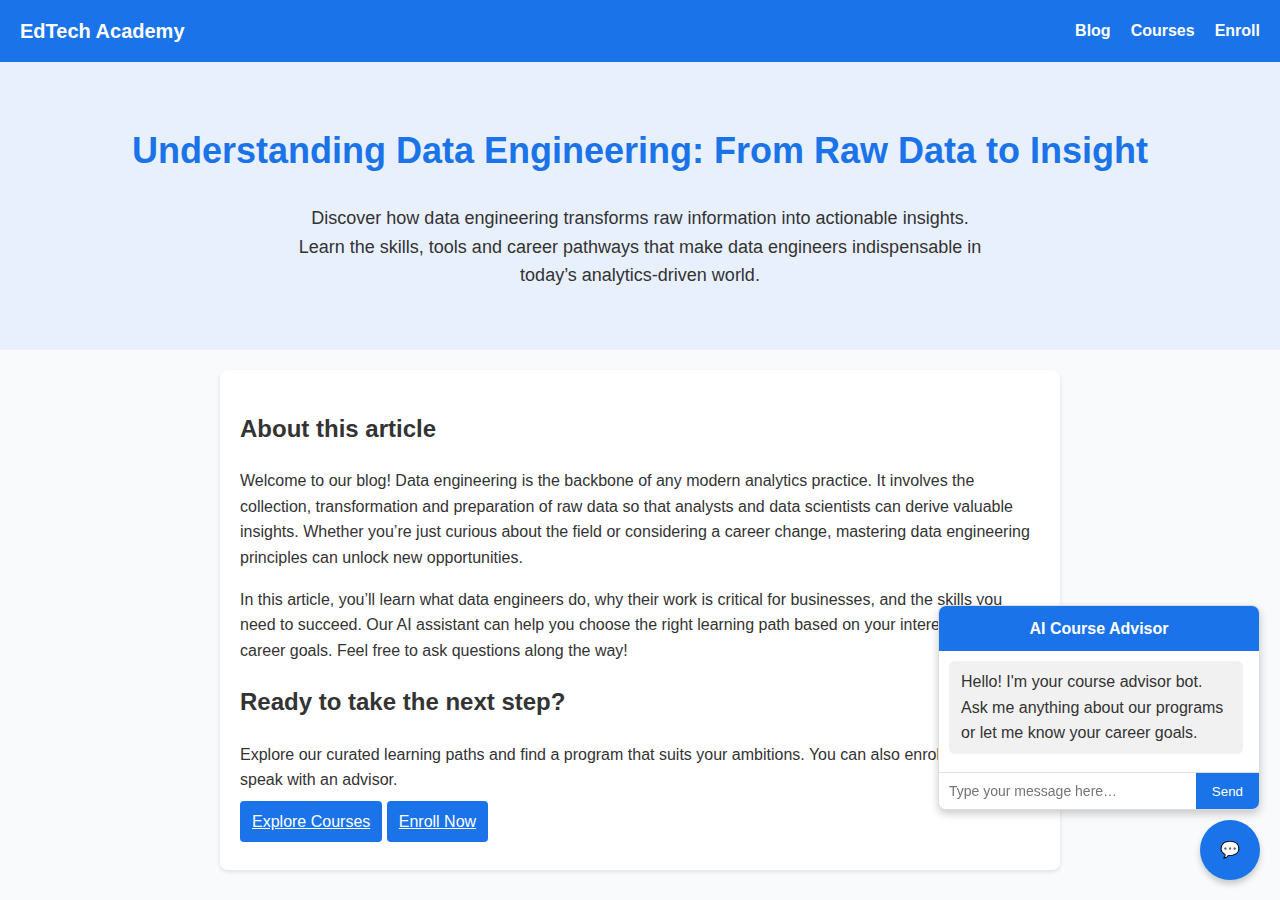
<file: index.html>
<!DOCTYPE html>
<html lang="en">
<head>
    <meta charset="UTF-8">
    <meta name="viewport" content="width=device-width, initial-scale=1.0">
    <title>EdTech Blog Article – AI‑Assisted Chat Demo</title>
    <!-- Link shared stylesheet -->
    <link rel="stylesheet" href="style.css">
</head>
<body>
    <!-- Shared navigation bar -->
    <nav class="navbar">
        <div class="logo">EdTech Academy</div>
        <ul>
            <li><a href="index.html">Blog</a></li>
            <li><a href="courses.html">Courses</a></li>
            <li><a href="enroll.html">Enroll</a></li>
        </ul>
    </nav>

    <!-- Hero section highlighting the article topic -->
    <div class="hero">
        <h1>Understanding Data Engineering: From Raw Data to Insight</h1>
        <p>Discover how data engineering transforms raw information into actionable insights. Learn the skills, tools and career pathways that make data engineers indispensable in today’s analytics‑driven world.</p>
    </div>

    <!-- Main blog content -->
    <div class="content">
        <h2>About this article</h2>
        <p>Welcome to our blog! Data engineering is the backbone of any modern analytics practice. It involves the collection, transformation and preparation of raw data so that analysts and data scientists can derive valuable insights. Whether you’re just curious about the field or considering a career change, mastering data engineering principles can unlock new opportunities.</p>
        <p>In this article, you’ll learn what data engineers do, why their work is critical for businesses, and the skills you need to succeed. Our AI assistant can help you choose the right learning path based on your interests and career goals. Feel free to ask questions along the way!</p>
        <h2>Ready to take the next step?</h2>
        <p>Explore our curated learning paths and find a program that suits your ambitions. You can also enrol directly or speak with an advisor.</p>
        <p>
            <a class="btn-primary" href="courses.html">Explore Courses</a>
            <a class="btn-primary" href="enroll.html">Enroll Now</a>
        </p>
    </div>

    <!-- Chat widget markup; appears on every page -->
    <div class="chat-button" id="chatButton">💬</div>
    <div class="chat-box" id="chatBox">
        <div class="chat-header">AI Course Advisor</div>
        <div class="messages" id="messages"></div>
        <div class="input-area">
            <input type="text" id="userInput" placeholder="Type your message here…" autocomplete="off" />
            <button id="sendButton">Send</button>
        </div>
    </div>

    <!-- Include shared chat script -->
    <script src="chat.js"></script>
</body>
</html>
</file>
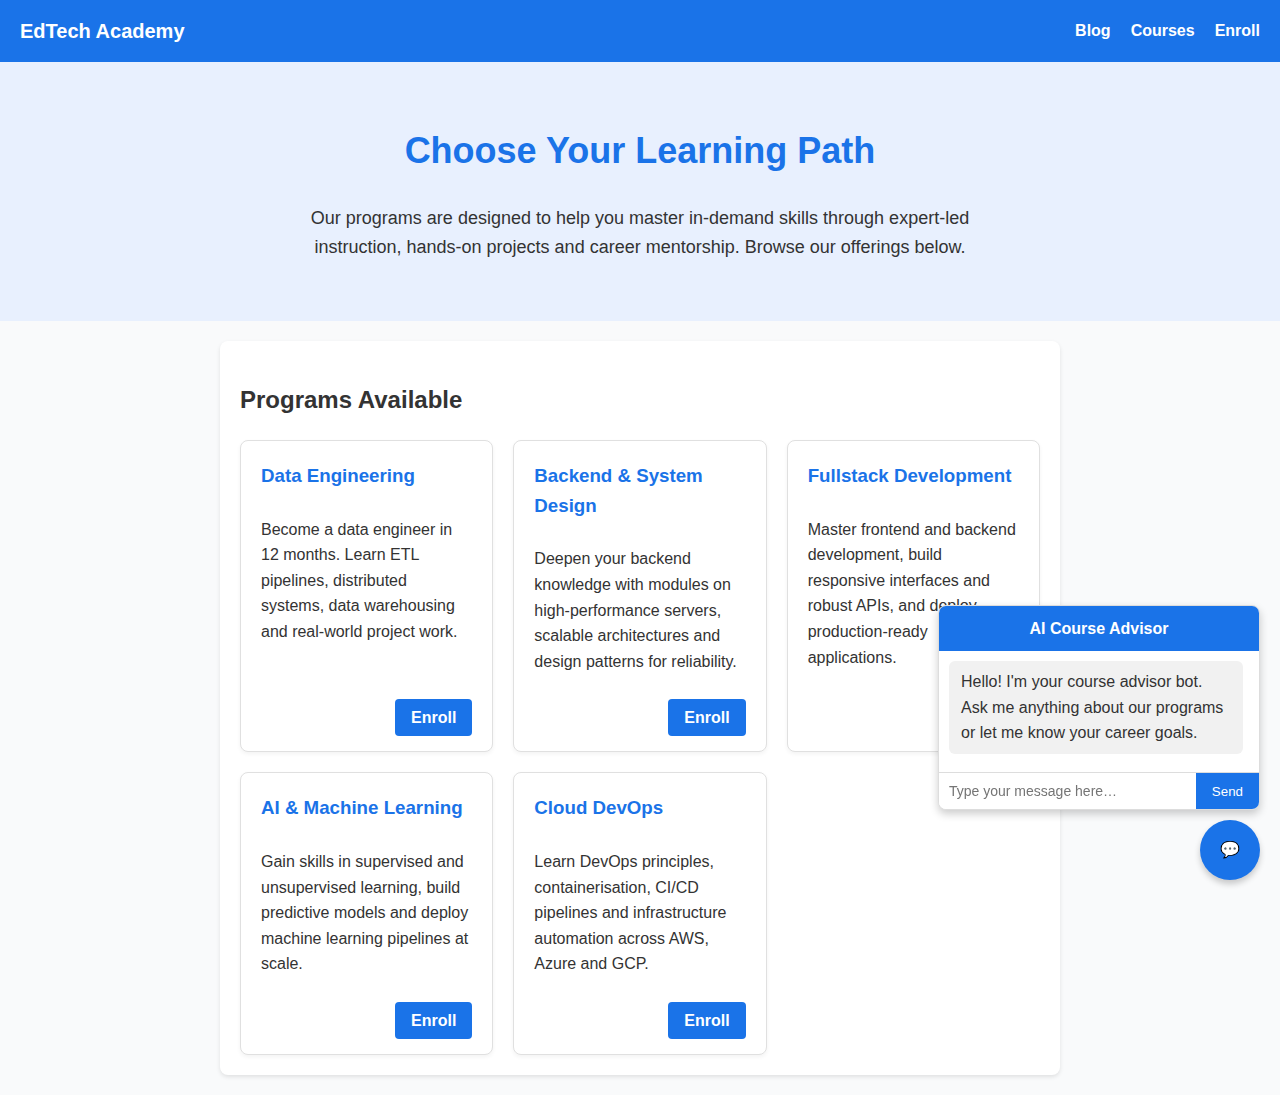
<file: courses.html>
<!DOCTYPE html>
<html lang="en">
<head>
    <meta charset="UTF-8">
    <meta name="viewport" content="width=device-width, initial-scale=1.0">
    <title>Our Courses – EdTech Academy</title>
    <link rel="stylesheet" href="style.css">
</head>
<body>
    <nav class="navbar">
        <div class="logo">EdTech Academy</div>
        <ul>
            <li><a href="index.html">Blog</a></li>
            <li><a href="courses.html">Courses</a></li>
            <li><a href="enroll.html">Enroll</a></li>
        </ul>
    </nav>

    <div class="hero">
        <h1>Choose Your Learning Path</h1>
        <p>Our programs are designed to help you master in‑demand skills through expert‑led instruction, hands‑on projects and career mentorship. Browse our offerings below.</p>
    </div>

    <div class="content">
        <h2>Programs Available</h2>
        <div class="course-grid">
            <div class="course-card">
                <h3>Data Engineering</h3>
                <p>Become a data engineer in 12 months. Learn ETL pipelines, distributed systems, data warehousing and real‑world project work.</p>
                <div class="cta"><a href="enroll.html">Enroll</a></div>
            </div>
            <div class="course-card">
                <h3>Backend & System Design</h3>
                <p>Deepen your backend knowledge with modules on high‑performance servers, scalable architectures and design patterns for reliability.</p>
                <div class="cta"><a href="enroll.html">Enroll</a></div>
            </div>
            <div class="course-card">
                <h3>Fullstack Development</h3>
                <p>Master frontend and backend development, build responsive interfaces and robust APIs, and deploy production‑ready applications.</p>
                <div class="cta"><a href="enroll.html">Enroll</a></div>
            </div>
            <div class="course-card">
                <h3>AI & Machine Learning</h3>
                <p>Gain skills in supervised and unsupervised learning, build predictive models and deploy machine learning pipelines at scale.</p>
                <div class="cta"><a href="enroll.html">Enroll</a></div>
            </div>
            <div class="course-card">
                <h3>Cloud DevOps</h3>
                <p>Learn DevOps principles, containerisation, CI/CD pipelines and infrastructure automation across AWS, Azure and GCP.</p>
                <div class="cta"><a href="enroll.html">Enroll</a></div>
            </div>
        </div>
    </div>

    <!-- Chat widget reused on this page -->
    <div class="chat-button" id="chatButton">💬</div>
    <div class="chat-box" id="chatBox">
        <div class="chat-header">AI Course Advisor</div>
        <div class="messages" id="messages"></div>
        <div class="input-area">
            <input type="text" id="userInput" placeholder="Type your message here…" autocomplete="off" />
            <button id="sendButton">Send</button>
        </div>
    </div>

    <script src="chat.js"></script>
</body>
</html>
</file>
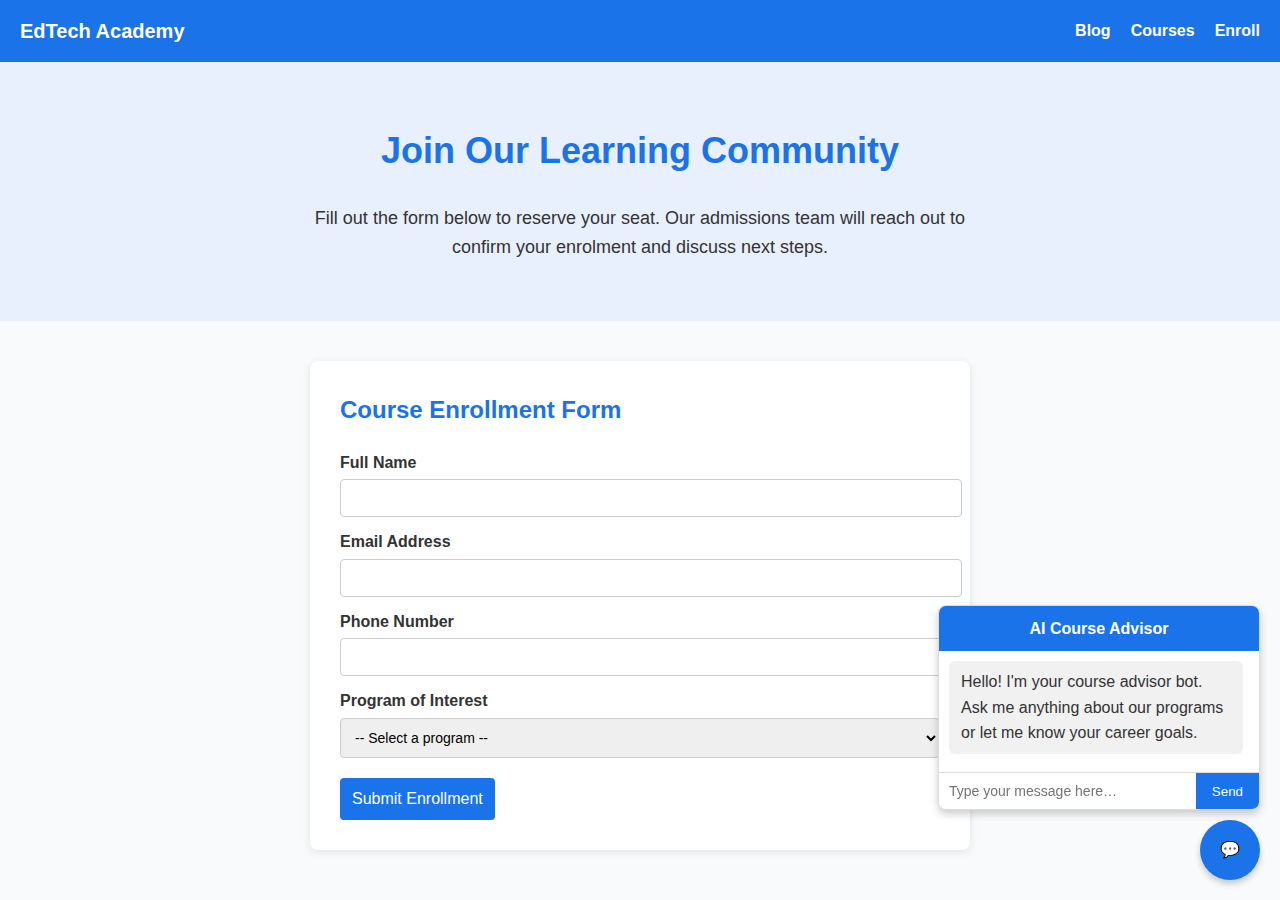
<file: enroll.html>
<!DOCTYPE html>
<html lang="en">
<head>
    <meta charset="UTF-8">
    <meta name="viewport" content="width=device-width, initial-scale=1.0">
    <title>Enroll in a Course – EdTech Academy</title>
    <link rel="stylesheet" href="style.css">
</head>
<body>
    <nav class="navbar">
        <div class="logo">EdTech Academy</div>
        <ul>
            <li><a href="index.html">Blog</a></li>
            <li><a href="courses.html">Courses</a></li>
            <li><a href="enroll.html">Enroll</a></li>
        </ul>
    </nav>

    <div class="hero">
        <h1>Join Our Learning Community</h1>
        <p>Fill out the form below to reserve your seat. Our admissions team will reach out to confirm your enrolment and discuss next steps.</p>
    </div>

    <div class="form-container">
        <h2>Course Enrollment Form</h2>
        <form id="enrollForm">
            <label for="name">Full Name</label>
            <input type="text" id="name" name="name" required>

            <label for="email">Email Address</label>
            <input type="email" id="email" name="email" required>

            <label for="phone">Phone Number</label>
            <input type="tel" id="phone" name="phone">

            <label for="course">Program of Interest</label>
            <select id="course" name="course" required>
                <option value="">-- Select a program --</option>
                <option value="data-engineering">Data Engineering</option>
                <option value="backend-system-design">Backend & System Design</option>
                <option value="fullstack-development">Fullstack Development</option>
                <option value="ai-ml">AI & Machine Learning</option>
                <option value="devops">Cloud DevOps</option>
            </select>

            <button type="submit" class="btn-primary">Submit Enrollment</button>
        </form>
        <div class="success-message" id="successMessage">Thank you for enrolling! Our team will contact you shortly with next steps.</div>
    </div>

    <!-- Chat widget reused on this page -->
    <div class="chat-button" id="chatButton">💬</div>
    <div class="chat-box" id="chatBox">
        <div class="chat-header">AI Course Advisor</div>
        <div class="messages" id="messages"></div>
        <div class="input-area">
            <input type="text" id="userInput" placeholder="Type your message here…" autocomplete="off" />
            <button id="sendButton">Send</button>
        </div>
    </div>

    <script>
        const enrollForm = document.getElementById('enrollForm');
        const successMessage = document.getElementById('successMessage');
        enrollForm.addEventListener('submit', function(e) {
            e.preventDefault();
            successMessage.style.display = 'block';
            enrollForm.reset();
        });
    </script>
    <script src="chat.js"></script>
</body>
</html>
</file>
<file: style.css>
/* Global styles for the EdTech prototype */

/* Reset some basic elements */
html, body {
    margin: 0;
    padding: 0;
    font-family: Arial, sans-serif;
    color: #333;
    line-height: 1.6;
    background-color: #f9fafb;
}

/* Navigation bar shared across pages */
.navbar {
    background-color: #1a73e8;
    color: #fff;
    display: flex;
    justify-content: space-between;
    align-items: center;
    padding: 15px 20px;
    box-shadow: 0 2px 4px rgba(0, 0, 0, 0.1);
}
.navbar .logo {
    font-size: 20px;
    font-weight: bold;
}
.navbar ul {
    list-style: none;
    margin: 0;
    padding: 0;
    display: flex;
}
.navbar li {
    margin-left: 20px;
}
.navbar a {
    color: #fff;
    text-decoration: none;
    font-weight: bold;
    transition: opacity 0.2s;
}
.navbar a:hover {
    opacity: 0.8;
}

/* Page containers */
.hero {
    background-color: #e8f0fe;
    padding: 60px 20px;
    text-align: center;
}
.hero h1 {
    margin-top: 0;
    font-size: 36px;
    color: #1a73e8;
}
.hero p {
    font-size: 18px;
    max-width: 700px;
    margin: 20px auto 0;
}

.content {
    padding: 20px;
    max-width: 800px;
    margin: 20px auto;
    background-color: #fff;
    border-radius: 8px;
    box-shadow: 0 2px 4px rgba(0,0,0,0.1);
}

/* Course cards */
.course-grid {
    display: grid;
    grid-template-columns: repeat(auto-fit, minmax(250px, 1fr));
    gap: 20px;
    margin-top: 20px;
}
.course-card {
    background-color: #fff;
    border: 1px solid #e0e0e0;
    border-radius: 8px;
    padding: 20px;
    box-shadow: 0 2px 4px rgba(0,0,0,0.05);
    display: flex;
    flex-direction: column;
}
.course-card h3 {
    margin-top: 0;
    color: #1a73e8;
    margin-bottom: 10px;
}
.course-card p {
    flex: 1;
}
.course-card .cta {
    margin-top: 15px;
    text-align: right;
}
.course-card .cta a {
    background-color: #1a73e8;
    color: #fff;
    padding: 10px 16px;
    border-radius: 4px;
    text-decoration: none;
    font-weight: bold;
    transition: background-color 0.2s;
}
.course-card .cta a:hover {
    background-color: #0f5bc8;
}

/* Enrollment form styles */
.form-container {
    max-width: 600px;
    margin: 40px auto;
    background-color: #fff;
    padding: 30px;
    border-radius: 8px;
    box-shadow: 0 2px 8px rgba(0,0,0,0.1);
}
.form-container h2 {
    margin-top: 0;
    font-size: 24px;
    color: #1a73e8;
}
.form-container label {
    display: block;
    margin: 12px 0 4px;
    font-weight: bold;
}
.form-container input,
.form-container select {
    width: 100%;
    padding: 10px;
    border: 1px solid #ccc;
    border-radius: 4px;
    font-size: 14px;
}
.form-container input:focus,
.form-container select:focus {
    outline: none;
    border-color: #1a73e8;
    box-shadow: 0 0 0 2px rgba(26,115,232,0.2);
}
.btn-primary {
    margin-top: 20px;
    background-color: #1a73e8;
    color: #fff;
    border: none;
    padding: 12px;
    font-size: 16px;
    border-radius: 4px;
    cursor: pointer;
    transition: background-color 0.2s;
}
.btn-primary:hover {
    background-color: #0f5bc8;
}
.success-message {
    display: none;
    margin-top: 20px;
    padding: 15px;
    background-color: #e6f4ea;
    border: 1px solid #c8e6c9;
    color: #2e7d32;
    border-radius: 4px;
}

/* Chat widget default styling imported from index to reuse across pages */
.chat-button {
    position: fixed;
    bottom: 20px;
    right: 20px;
    background-color: #1a73e8;
    color: white;
    border-radius: 50%;
    width: 60px;
    height: 60px;
    display: flex;
    align-items: center;
    justify-content: center;
    cursor: pointer;
    box-shadow: 0 4px 6px rgba(0,0,0,0.2);
    animation: pulse 2.5s infinite;
}
@keyframes pulse {
    0%, 100% { transform: scale(1); }
    50% { transform: scale(1.08); }
}
.chat-box {
    position: fixed;
    bottom: 90px;
    right: 20px;
    width: 320px;
    max-height: 400px;
    background-color: #fff;
    border: 1px solid #ddd;
    border-radius: 8px;
    box-shadow: 0 4px 8px rgba(0,0,0,0.2);
    transform: translateY(100%);
    opacity: 0;
    transition: transform 0.3s ease, opacity 0.3s ease;
    display: flex;
    flex-direction: column;
    overflow: hidden;
    z-index: 999;
}
.chat-header {
    background-color: #1a73e8;
    color: #fff;
    padding: 10px;
    font-weight: bold;
    text-align: center;
}
.messages {
    flex: 1;
    overflow-y: auto;
    padding: 10px;
}
.message {
    margin-bottom: 8px;
    padding: 8px 12px;
    border-radius: 6px;
    max-width: 90%;
    clear: both;
}
.bot {
    background-color: #f1f1f1;
    float: left;
}
.user {
    background-color: #1a73e8;
    color: #fff;
    float: right;
}
.message:hover {
    box-shadow: 0 0 4px rgba(0,0,0,0.2);
}
.input-area {
    display: flex;
    border-top: 1px solid #ddd;
}
.input-area input {
    flex: 1;
    border: none;
    padding: 10px;
    font-size: 14px;
    outline: none;
}
.input-area button {
    border: none;
    background-color: #1a73e8;
    color: #fff;
    padding: 10px 16px;
    cursor: pointer;
}
.typing-indicator {
    display: flex;
    align-items: center;
    height: 20px;
    margin-bottom: 8px;
}
.typing-indicator .dot {
    width: 6px;
    height: 6px;
    margin: 0 2px;
    background-color: #ccc;
    border-radius: 50%;
    opacity: 0.5;
    animation: blink 1.2s infinite;
}
.typing-indicator .dot:nth-child(2) { animation-delay: 0.2s; }
.typing-indicator .dot:nth-child(3) { animation-delay: 0.4s; }
@keyframes blink {
    0% { opacity: 0.3; }
    50% { opacity: 1; }
    100% { opacity: 0.3; }
}
</file>
